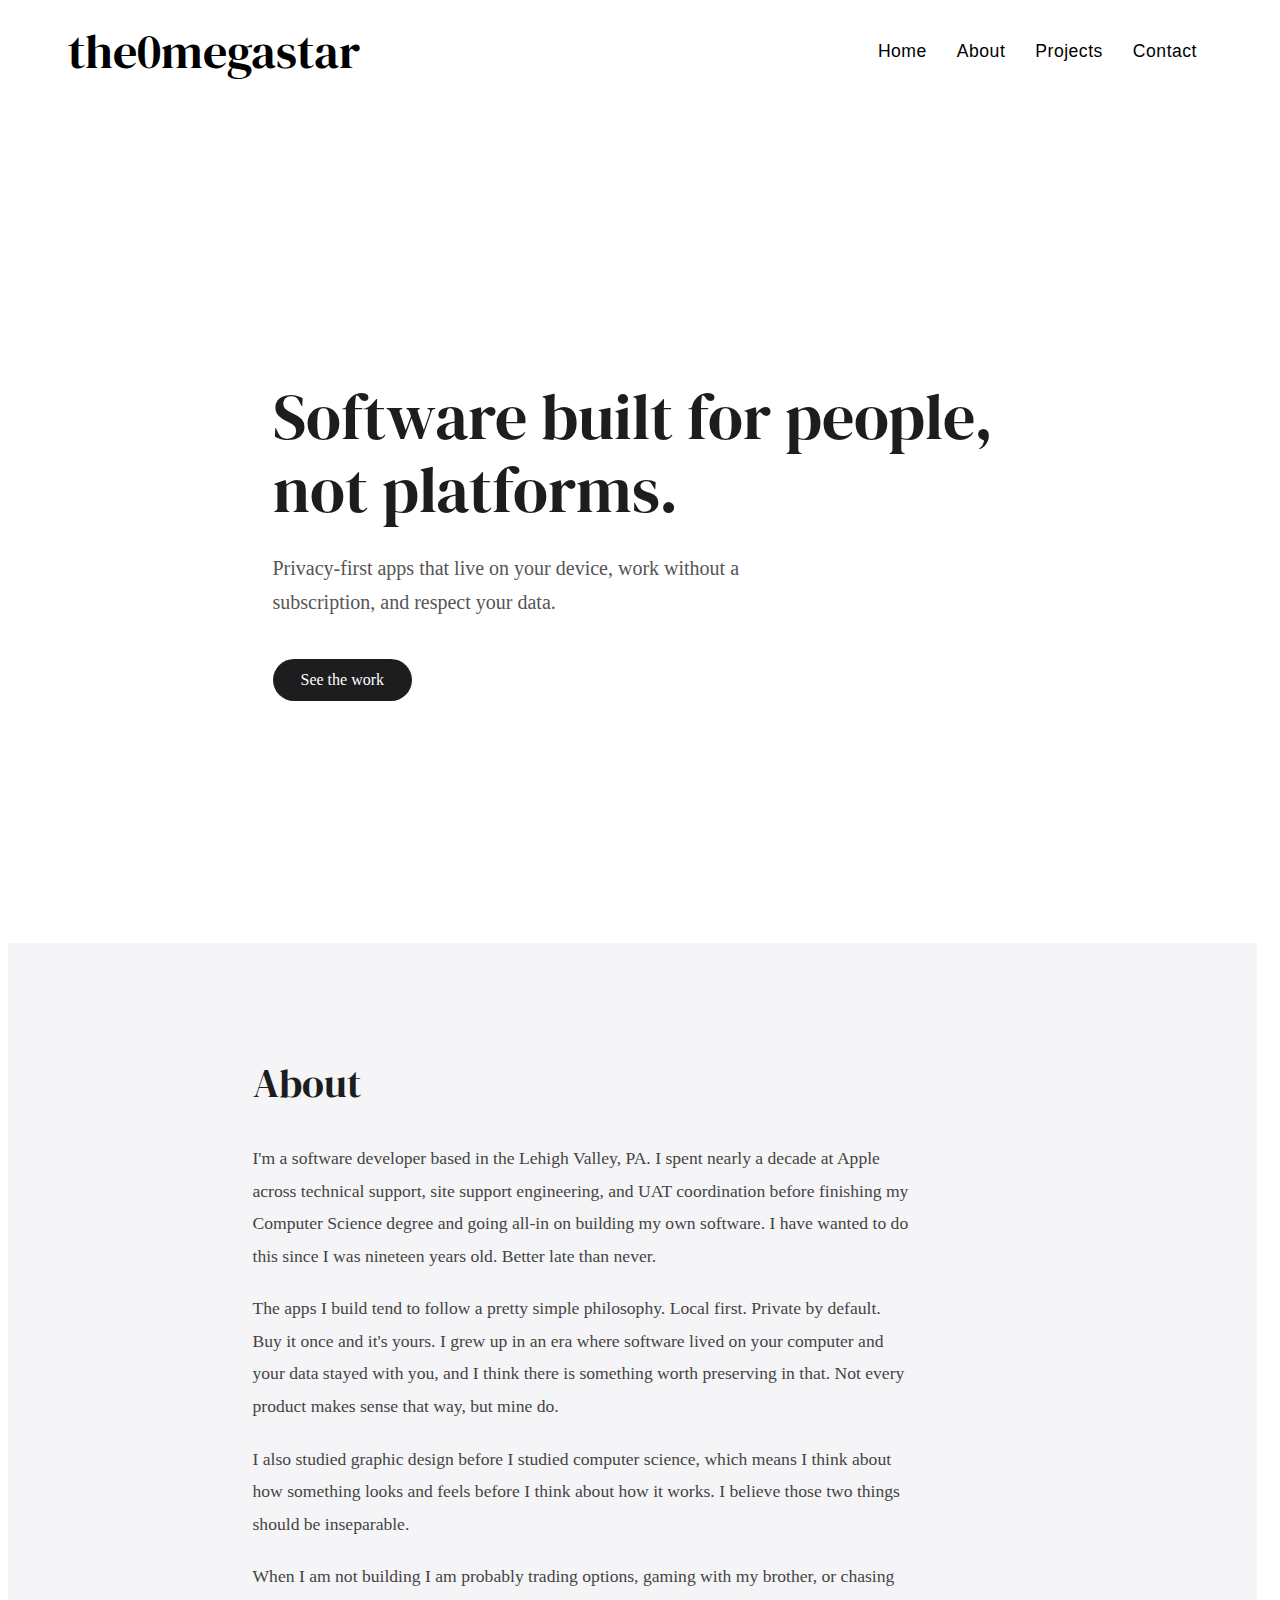
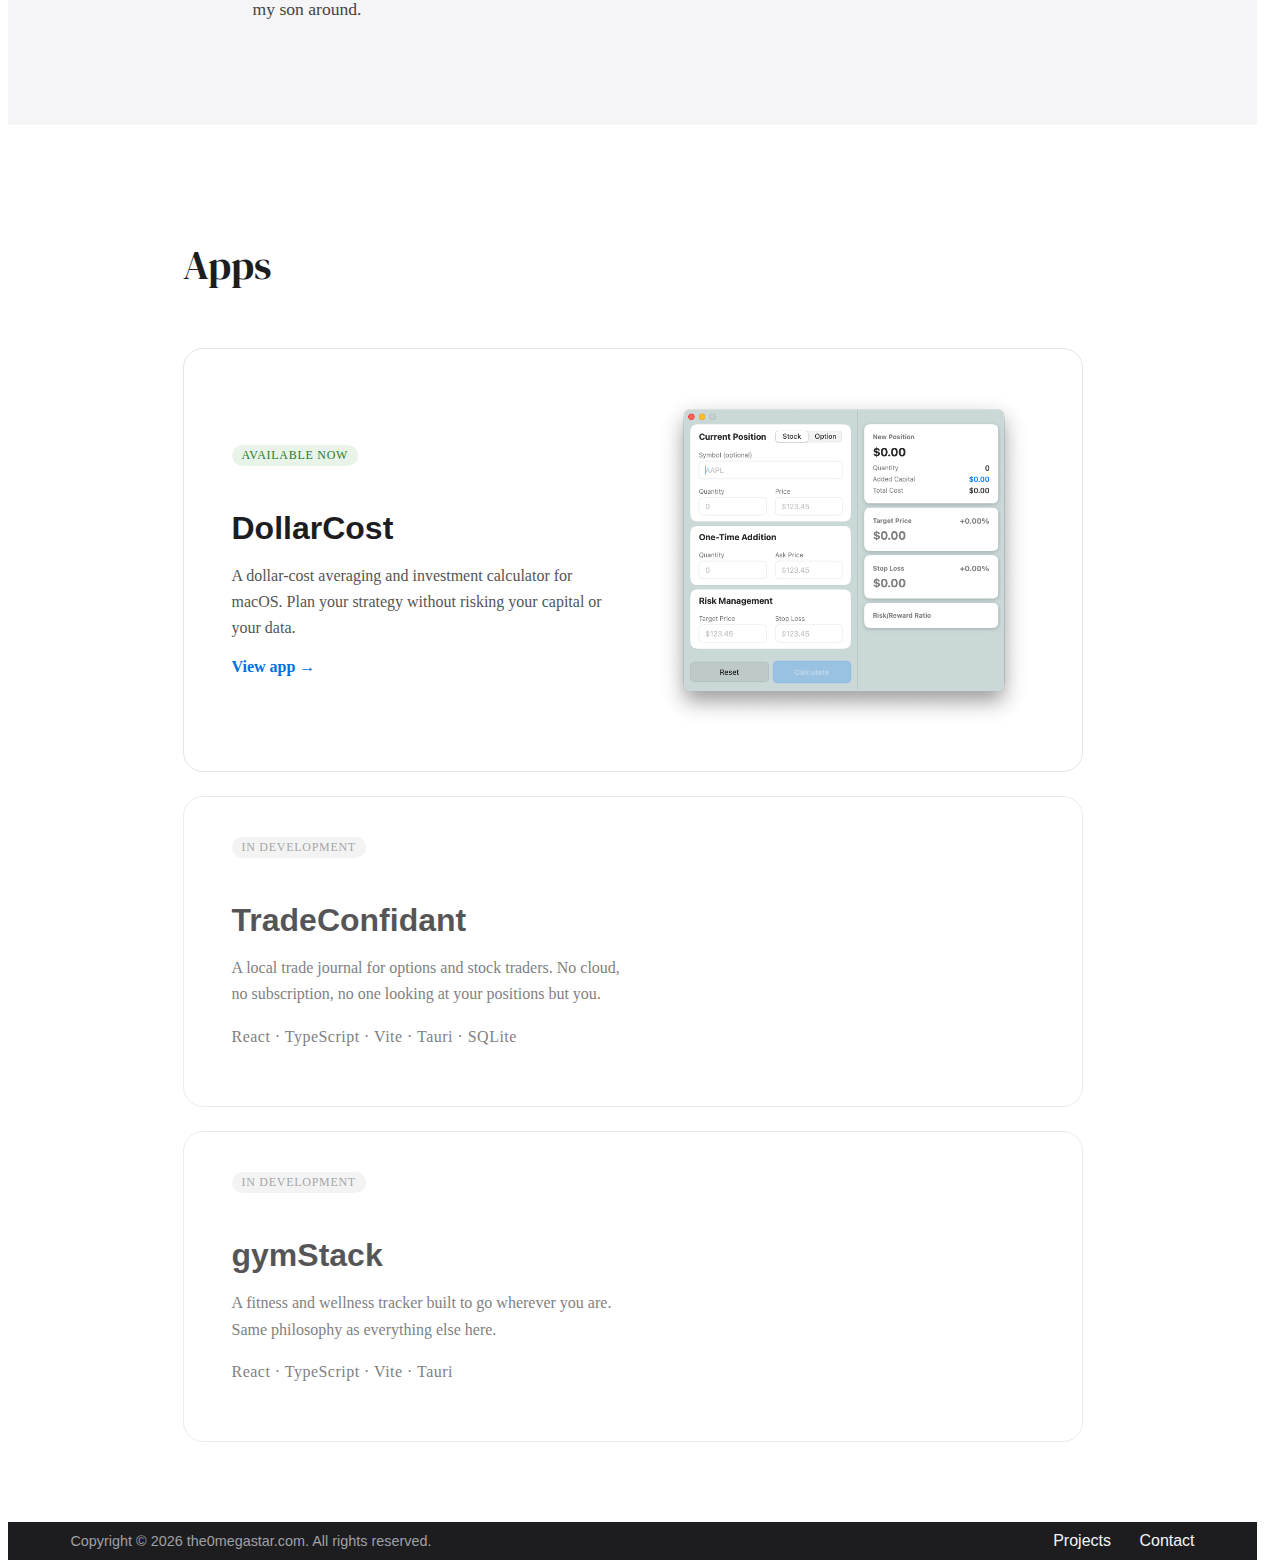
<file: _site/index.html>
<!DOCTYPE html>
<html lang="en">
<head>
    <meta charset="UTF-8"/>
    <meta name="viewport" content="width=device-width, initial-scale=1.0"/>
    <title>the0megastar</title>
    <link href="https://fonts.googleapis.com/css2?family=DM+Serif+Display&family=Inter:wght@300;400;500;600&display=swap" rel="stylesheet">
    <link rel="stylesheet" href="/assets/css/styles.css"/>
    
</head>
<body>
<header class="main-header">
  <div class="logo">the0megastar</div>

  <input type="checkbox" id="nav-toggle" class="nav-toggle" />
  <label for="nav-toggle" class="nav-toggle-label" aria-label="Toggle menu">
    <svg class="hamburger-svg" viewBox="0 0 100 100">
      <path class="line top" d="M 20,30 H 80" />
      <path class="line middle" d="M 20,50 H 80" />
      <path class="line bottom" d="M 20,70 H 80" />
    </svg>
  </label>

  <nav class="nav-links">
    <a href="/">Home</a>
    <a href="/#about">About</a>
    <a href="/apps/">Projects</a>
    <a href="/contact/">Contact</a>
  </nav>
</header>

<main>
    <!-- Hero Section -->
<section class="home-hero">
  <div class="home-hero-inner">
    <h1 class="home-headline">Software built for people,<br>not platforms.</h1>
    <p class="home-sub">Privacy-first apps that live on your device, work without a subscription, and respect your data.</p>
    <a href="/apps/" class="home-cta">See the work</a>
  </div>
</section>

<!-- About Section -->
<section class="home-about" id="about">
  <div class="home-about-inner">
    <h2 class="home-section-title">About</h2>
    <div class="home-about-body">
      <p>I'm a software developer based in the Lehigh Valley, PA. I spent nearly a decade at Apple across technical support, site support engineering, and UAT coordination before finishing my Computer Science degree and going all-in on building my own software. I have wanted to do this since I was nineteen years old. Better late than never.</p>
      <p>The apps I build tend to follow a pretty simple philosophy. Local first. Private by default. Buy it once and it's yours. I grew up in an era where software lived on your computer and your data stayed with you, and I think there is something worth preserving in that. Not every product makes sense that way, but mine do.</p>
      <p>I also studied graphic design before I studied computer science, which means I think about how something looks and feels before I think about how it works. I believe those two things should be inseparable.</p>
      <p>When I am not building I am probably trading options, gaming with my brother, or chasing my son around.</p>
    </div>
  </div>
</section>

<!-- Apps Section -->
<section class="home-apps">
  <div class="home-apps-inner">
    <h2 class="home-section-title">Apps</h2>

    <a href="/apps/dollarcost/" class="home-app-card-link">
      <div class="home-app-card">
        <div class="home-app-card-content">
          <span class="home-app-badge">Available now</span>
          <h3>DollarCost</h3>
          <p>A dollar-cost averaging and investment calculator for macOS. Plan your strategy without risking your capital or your data.</p>
          <span class="home-app-cta">View app &rarr;</span>
        </div>
        <div class="home-app-card-image">
          <img src="/apps/dollarcost/images/DollarCost.png" alt="DollarCost app">
        </div>
      </div>
    </a>

    <div class="home-app-card home-app-card-soon">
      <div class="home-app-card-content">
        <span class="home-app-badge home-app-badge-soon">In development</span>
        <h3>TradeConfidant</h3>
        <p>A local trade journal for options and stock traders. No cloud, no subscription, no one looking at your positions but you.</p>
        <p class="home-app-stack">React · TypeScript · Vite · Tauri · SQLite</p>
      </div>
    </div>

    <div class="home-app-card home-app-card-soon">
      <div class="home-app-card-content">
        <span class="home-app-badge home-app-badge-soon">In development</span>
        <h3>gymStack</h3>
        <p>A fitness and wellness tracker built to go wherever you are. Same philosophy as everything else here.</p>
        <p class="home-app-stack">React · TypeScript · Vite · Tauri</p>
      </div>
    </div>

  </div>
</section>


</main>
<script src="/assets/js/script.js"></script>

<footer class="footer-section">
    <p>Copyright &copy; 2026 the0megastar.com. All rights reserved.</p>
    <nav class="footer-nav">
        <a href="/apps/">Projects</a>
        <a href="/contact/">Contact</a>
    </nav>
</footer>
</body>
</html>
</file>
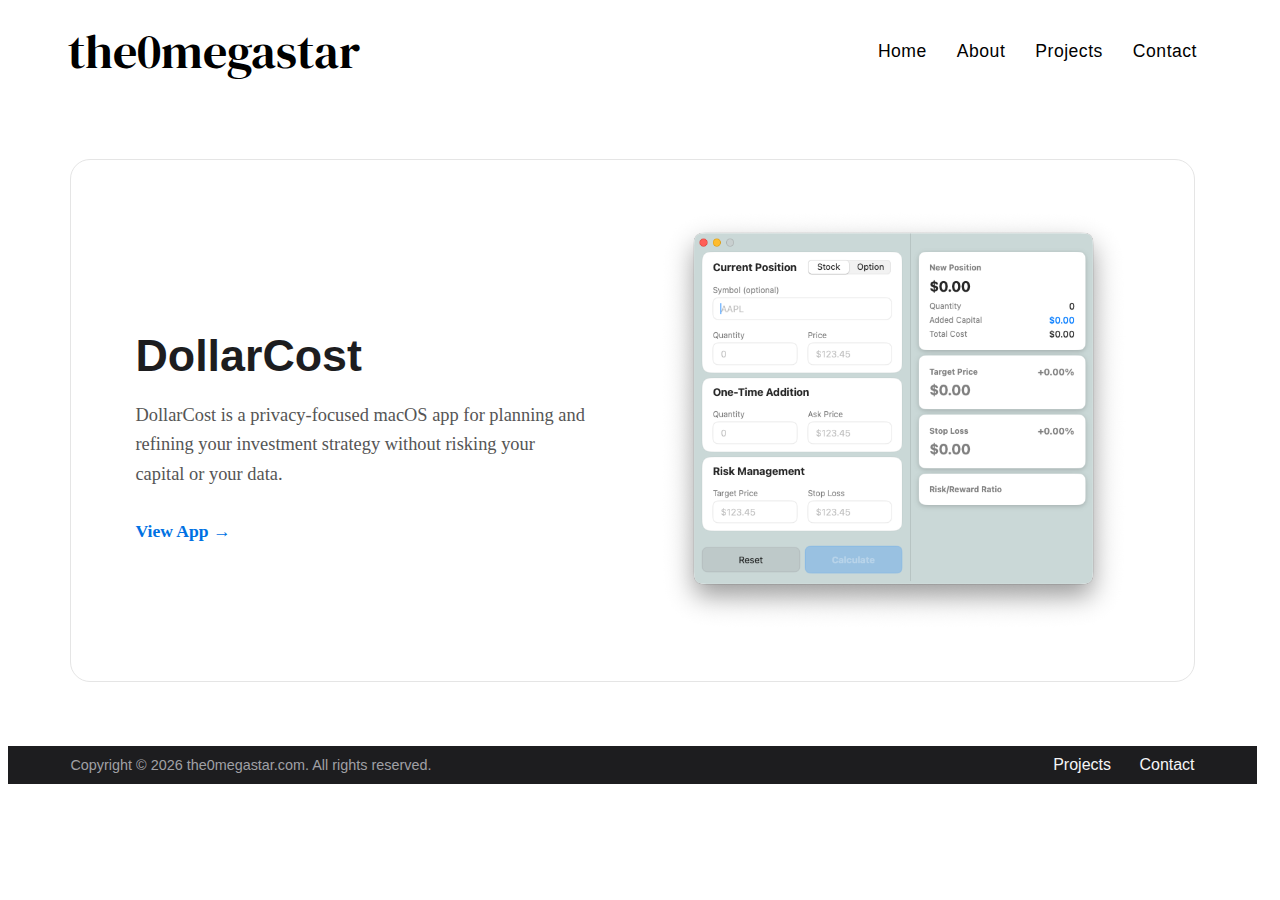
<file: _site/apps/index.html>
<!DOCTYPE html>
<html lang="en">
<head>
    <meta charset="UTF-8"/>
    <meta name="viewport" content="width=device-width, initial-scale=1.0"/>
    <title>Projects</title>
    <link href="https://fonts.googleapis.com/css2?family=DM+Serif+Display&family=Inter:wght@300;400;500;600&display=swap" rel="stylesheet">
    <link rel="stylesheet" href="/assets/css/styles.css"/>
    
</head>
<body>
<header class="main-header">
  <div class="logo">the0megastar</div>

  <input type="checkbox" id="nav-toggle" class="nav-toggle" />
  <label for="nav-toggle" class="nav-toggle-label" aria-label="Toggle menu">
    <svg class="hamburger-svg" viewBox="0 0 100 100">
      <path class="line top" d="M 20,30 H 80" />
      <path class="line middle" d="M 20,50 H 80" />
      <path class="line bottom" d="M 20,70 H 80" />
    </svg>
  </label>

  <nav class="nav-links">
    <a href="/">Home</a>
    <a href="/#about">About</a>
    <a href="/apps/">Projects</a>
    <a href="/contact/">Contact</a>
  </nav>
</header>

<main>
    <section class="projects-list">
  <a href="/apps/dollarcost/" class="project-card-link">
    <div class="project-card">
      <div class="project-card-content">
        <h1>DollarCost</h1>
        <p class="sub-headline">DollarCost is a privacy-focused macOS app for planning and refining your investment strategy without risking your capital or your data.</p>
        <span class="cta-link">View App &rarr;</span>
      </div>
      <div class="project-card-image">
        <img src="/apps/dollarcost/images/DollarCost.png" alt="DollarCost app screenshot">
      </div>
    </div>
  </a>

  <!-- Add more app cards below -->
  <!--
  <a href="/apps/next-app/" class="project-card-link">
    <div class="project-card">
      <div class="project-card-content">
        <h1>Next App</h1>
        <p class="sub-headline">A description for the next amazing app.</p>
        <span class="cta-link">View App &rarr;</span>
      </div>
      <div class="project-card-image">
        <img src="/path/to/next-app-image.png" alt="Next App screenshot">
      </div>
    </div>
  </a>
  -->
</section>
</main>
<script src="/assets/js/script.js"></script>

<footer class="footer-section">
    <p>Copyright &copy; 2026 the0megastar.com. All rights reserved.</p>
    <nav class="footer-nav">
        <a href="/apps/">Projects</a>
        <a href="/contact/">Contact</a>
    </nav>
</footer>
</body>
</html>
</file>
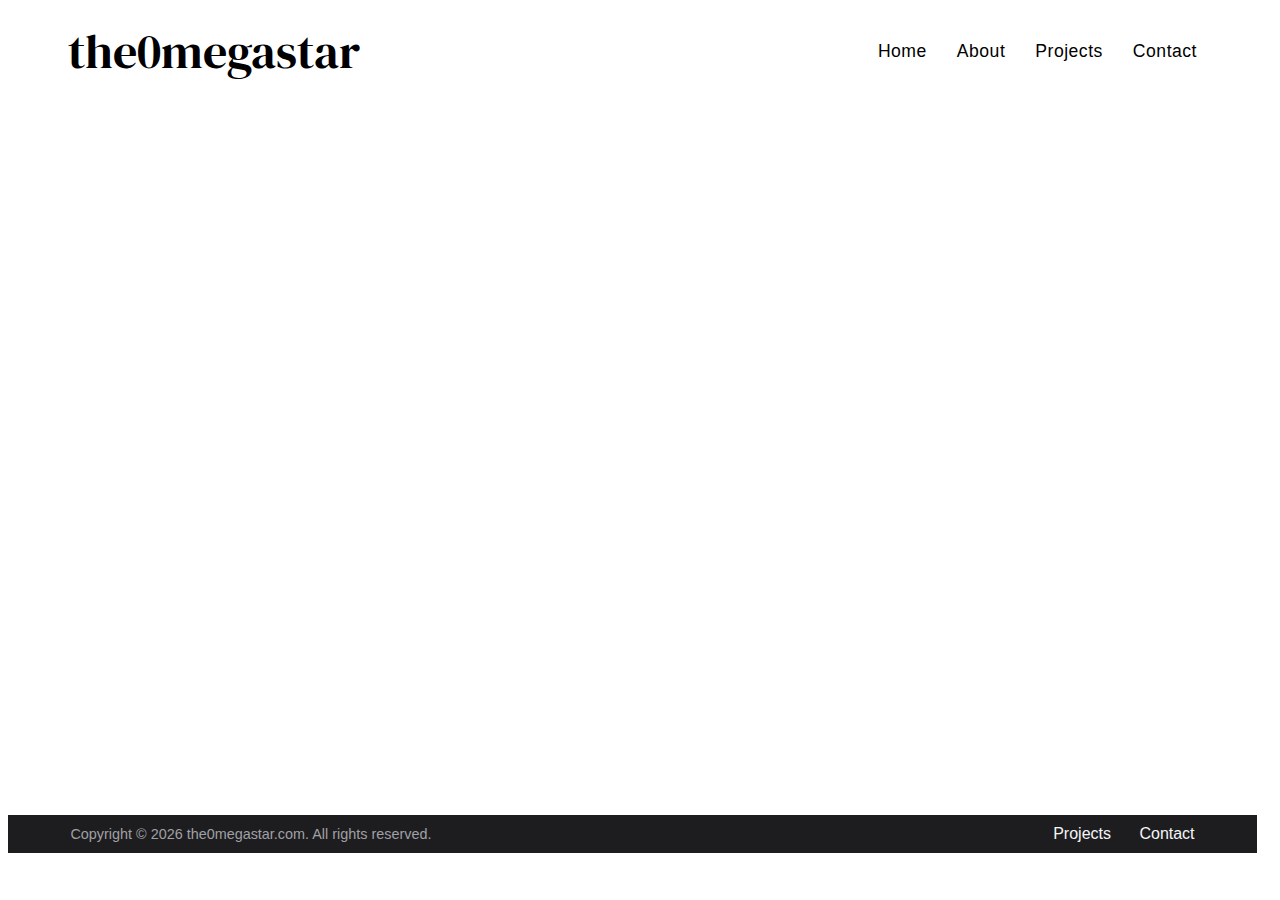
<file: _site/contact/index.html>
<!DOCTYPE html>
<html lang="en">
<head>
    <meta charset="UTF-8"/>
    <meta name="viewport" content="width=device-width, initial-scale=1.0"/>
    <title>Contact</title>
    <link href="https://fonts.googleapis.com/css2?family=DM+Serif+Display&family=Inter:wght@300;400;500;600&display=swap" rel="stylesheet">
    <link rel="stylesheet" href="/assets/css/styles.css"/>
    
</head>
<body>
<header class="main-header">
  <div class="logo">the0megastar</div>

  <input type="checkbox" id="nav-toggle" class="nav-toggle" />
  <label for="nav-toggle" class="nav-toggle-label" aria-label="Toggle menu">
    <svg class="hamburger-svg" viewBox="0 0 100 100">
      <path class="line top" d="M 20,30 H 80" />
      <path class="line middle" d="M 20,50 H 80" />
      <path class="line bottom" d="M 20,70 H 80" />
    </svg>
  </label>

  <nav class="nav-links">
    <a href="/">Home</a>
    <a href="/#about">About</a>
    <a href="/apps/">Projects</a>
    <a href="/contact/">Contact</a>
  </nav>
</header>

<main>
    <div style="position: relative; height: 80dvh; overflow: auto; background: #fff;">
  <iframe
    src="https://app.formbricks.com/s/cmctep9weutv3y101ye6or43r"
    frameborder="0"
    style="position: absolute; left: 0; top: 0; width: 100%; height: 100%; border: 0;">
  </iframe>
</div>

</main>
<script src="/assets/js/script.js"></script>

<footer class="footer-section">
    <p>Copyright &copy; 2026 the0megastar.com. All rights reserved.</p>
    <nav class="footer-nav">
        <a href="/apps/">Projects</a>
        <a href="/contact/">Contact</a>
    </nav>
</footer>
</body>
</html>
</file>
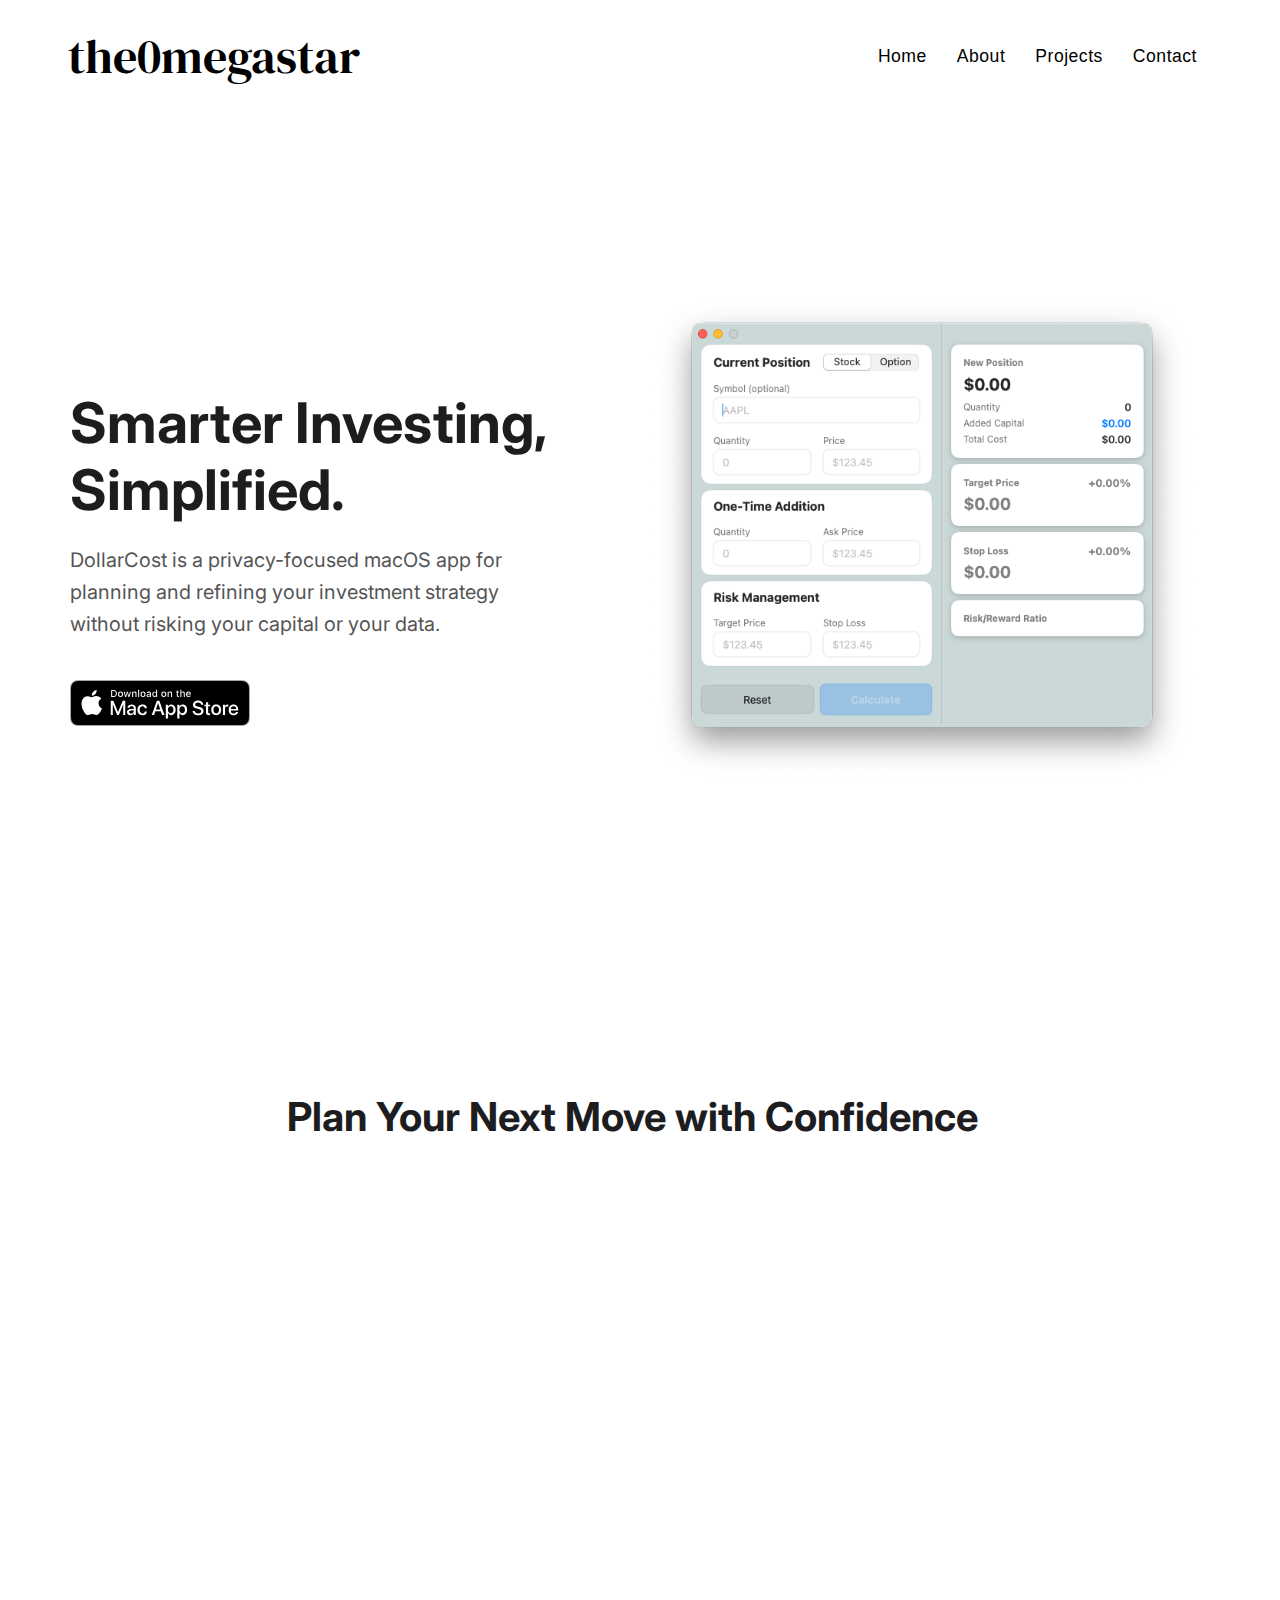
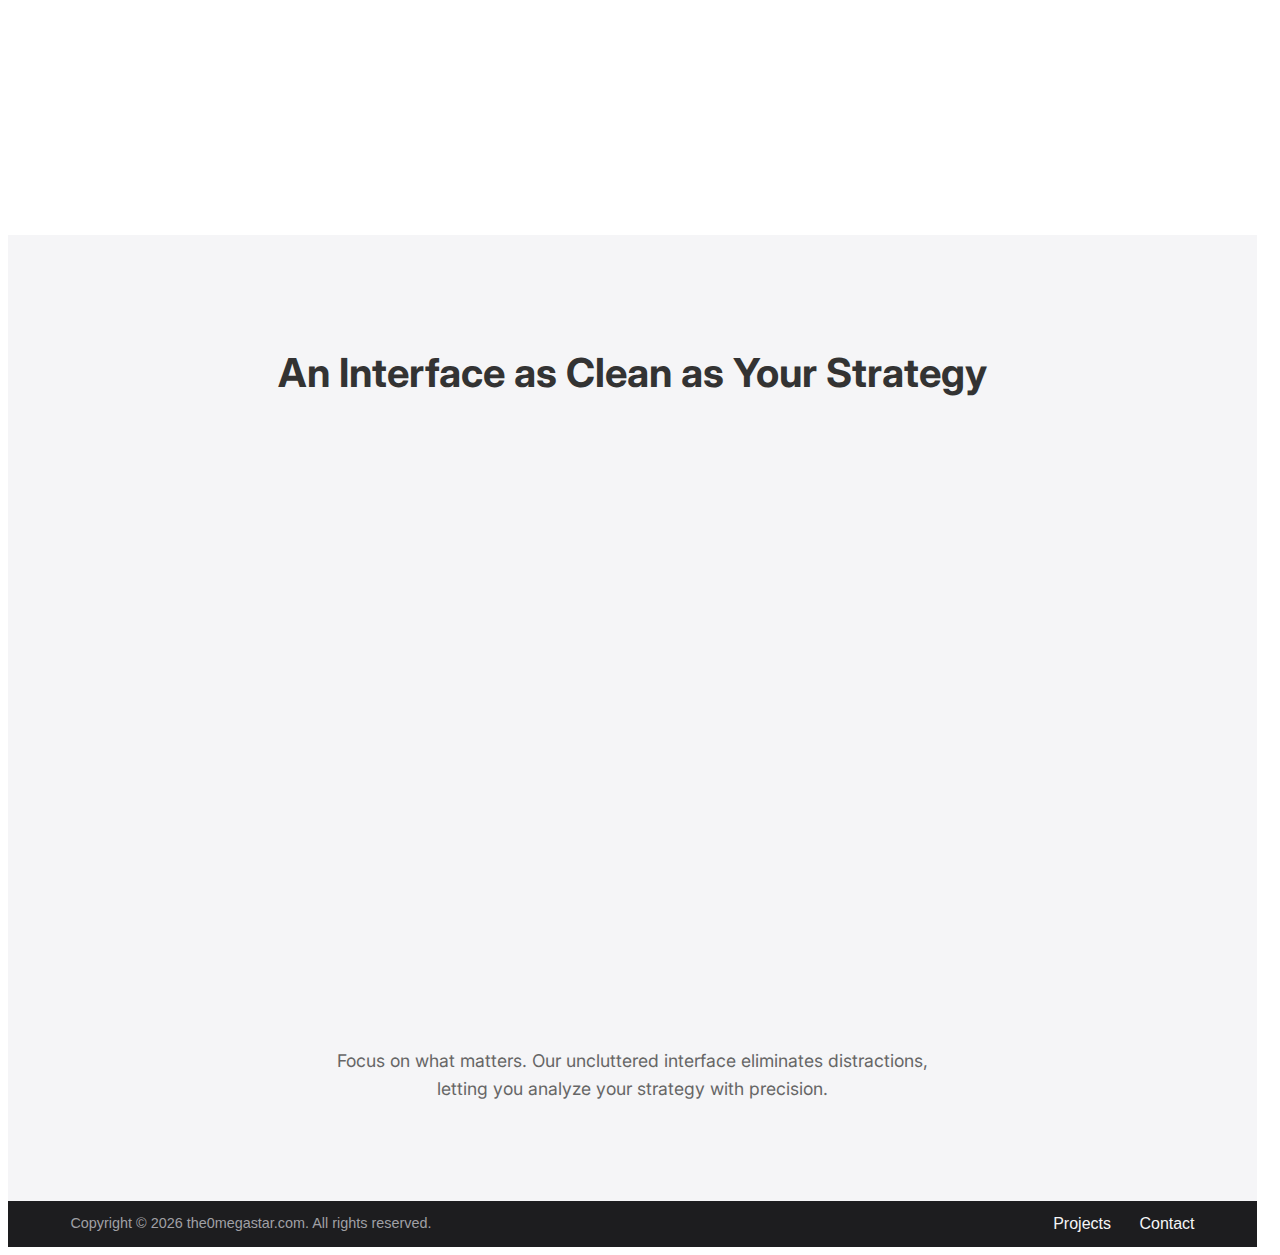
<file: _site/apps/dollarcost/index.html>
<!DOCTYPE html>
<html lang="en">
<head>
    <meta charset="UTF-8"/>
    <meta name="viewport" content="width=device-width, initial-scale=1.0"/>
    <title>DollarCost - Smarter Investing, Simplified</title>
    <link href="https://fonts.googleapis.com/css2?family=DM+Serif+Display&family=Inter:wght@300;400;500;600&display=swap" rel="stylesheet">
    <link rel="stylesheet" href="/assets/css/styles.css"/>
    
    <link rel="stylesheet" href="/apps/dollarcost/dollarcost.css">
    
</head>
<body>
<header class="main-header">
  <div class="logo">the0megastar</div>

  <input type="checkbox" id="nav-toggle" class="nav-toggle" />
  <label for="nav-toggle" class="nav-toggle-label" aria-label="Toggle menu">
    <svg class="hamburger-svg" viewBox="0 0 100 100">
      <path class="line top" d="M 20,30 H 80" />
      <path class="line middle" d="M 20,50 H 80" />
      <path class="line bottom" d="M 20,70 H 80" />
    </svg>
  </label>

  <nav class="nav-links">
    <a href="/">Home</a>
    <a href="/#about">About</a>
    <a href="/apps/">Projects</a>
    <a href="/contact/">Contact</a>
  </nav>
</header>

<main>
    <!-- Header Section -->
<section class="header-section">
    <div class="header-container">
        <div class="header-content">
            <h1>Smarter Investing, Simplified.</h1>
            <p class="sub-headline">DollarCost is a privacy-focused macOS app for planning and refining your investment
                strategy without risking your capital or your data.</p>
            <a href="https://apps.apple.com/app/6746873676" class="cta-button" target="_blank" rel="noopener noreferrer">
                <img src="/apps/dollarcost/images/mac-app-store.svg" alt="Download on the Mac App Store" class="apple-logo">
            </a>
        </div>
        <div class="header-image">
            <img src="/apps/dollarcost/images/DollarCost.png" alt="DollarCost app">
        </div>
    </div>
</section>

<!-- Features Section -->
<section class="features-section">
    <h2>Plan Your Next Move with Confidence</h2>
    <div class="features-cards">
        <div class="feature-card">
            <svg class="feature-icon" width="24" height="24" viewBox="0 0 24 24" fill="none" stroke="currentColor"
                 stroke-width="1.25" stroke-linecap="round" stroke-linejoin="round">
                <path stroke="none" d="M0 0h24v24H0z" fill="none"/>
                <path d="M4 4m0 1a1 1 0 0 1 1 -1h14a1 1 0 0 1 1 1v2a1 1 0 0 1 -1 1h-14a1 1 0 0 1 -1 -1z"/>
                <path d="M4 12m0 1a1 1 0 0 1 1 -1h4a1 1 0 0 1 1 1v6a1 1 0 0 1 -1 1h-4a1 1 0 0 1 -1 -1z"/>
                <path d="M14 12l6 0"/>
                <path d="M14 16l6 0"/>
                <path d="M14 20l6 0"/>
            </svg>
            <h3>Visualize Your Strategy</h3>
            <p>See your potential risk vs. reward. Understand the impact of market changes
                on your position before they happen.</p>
        </div>
        <div class="feature-card">
            <svg class="feature-icon" width="24" height="24" viewBox="0 0 24 24" fill="none" stroke="currentColor"
                 stroke-width="1.25" stroke-linecap="round" stroke-linejoin="round">
                <path stroke="none" d="M0 0h24v24H0z" fill="none"/>
                <path d="M3 12l18 0"/>
                <path d="M12 3l0 18"/>
                <path d="M16.5 4.5l3 3"/>
                <path d="M19.5 4.5l-3 3"/>
                <path d="M6 4l0 4"/>
                <path d="M4 6l4 0"/>
                <path d="M18 16l.01 0"/>
                <path d="M18 20l.01 0"/>
                <path d="M4 18l4 0"/>
            </svg>
            <h3>Simulate Before You Spend</h3>
            <p>Model a one-time investment to see how it affects your cost basis. Make informed decisions without
                committing actual capital.</p>
        </div>
        <div class="feature-card">
            <svg class="feature-icon" width="24" height="24" viewBox="0 0 24 24" fill="none" stroke="currentColor"
                 stroke-width="1.25" stroke-linecap="round" stroke-linejoin="round">
                <path stroke="none" d="M0 0h24v24H0z" fill="none"/>
                <path d="M5 13a2 2 0 0 1 2 -2h10a2 2 0 0 1 2 2v6a2 2 0 0 1 -2 2h-10a2 2 0 0 1 -2 -2v-6z"/>
                <path d="M11 16a1 1 0 1 0 2 0a1 1 0 0 0 -2 0"/>
                <path d="M8 11v-4a4 4 0 1 1 8 0v4"/>
            </svg>
            <h3>Private & Offline by Design</h3>
            <p>Your financial data is yours alone. DollarCost is 100% offline. No tracking, no telemetry, no accounts.
                Ever.</p>
        </div>
    </div>
</section>

<!-- Visual Showcase Section -->
<section class="showcase-section">
    <div class="parallax-bg"></div>
    <div class="showcase-content">
        <h2>An Interface as Clean as Your Strategy</h2>
        <div class="showcase-image-container">
            <img src="/apps/dollarcost/images/DollarCostMacBook.webp" alt="DollarCost app dashboard screenshot">
        </div>
        <p class="caption">Focus on what matters. Our uncluttered interface eliminates distractions, letting you analyze
            your strategy with precision.</p>
    </div>
</section>


</main>
<script src="/assets/js/script.js"></script>

<script src="/apps/dollarcost/dollarcost.js"></script>

<footer class="footer-section">
    <p>Copyright &copy; 2026 the0megastar.com. All rights reserved.</p>
    <nav class="footer-nav">
        <a href="/apps/">Projects</a>
        <a href="/contact/">Contact</a>
    </nav>
</footer>
</body>
</html>
</file>
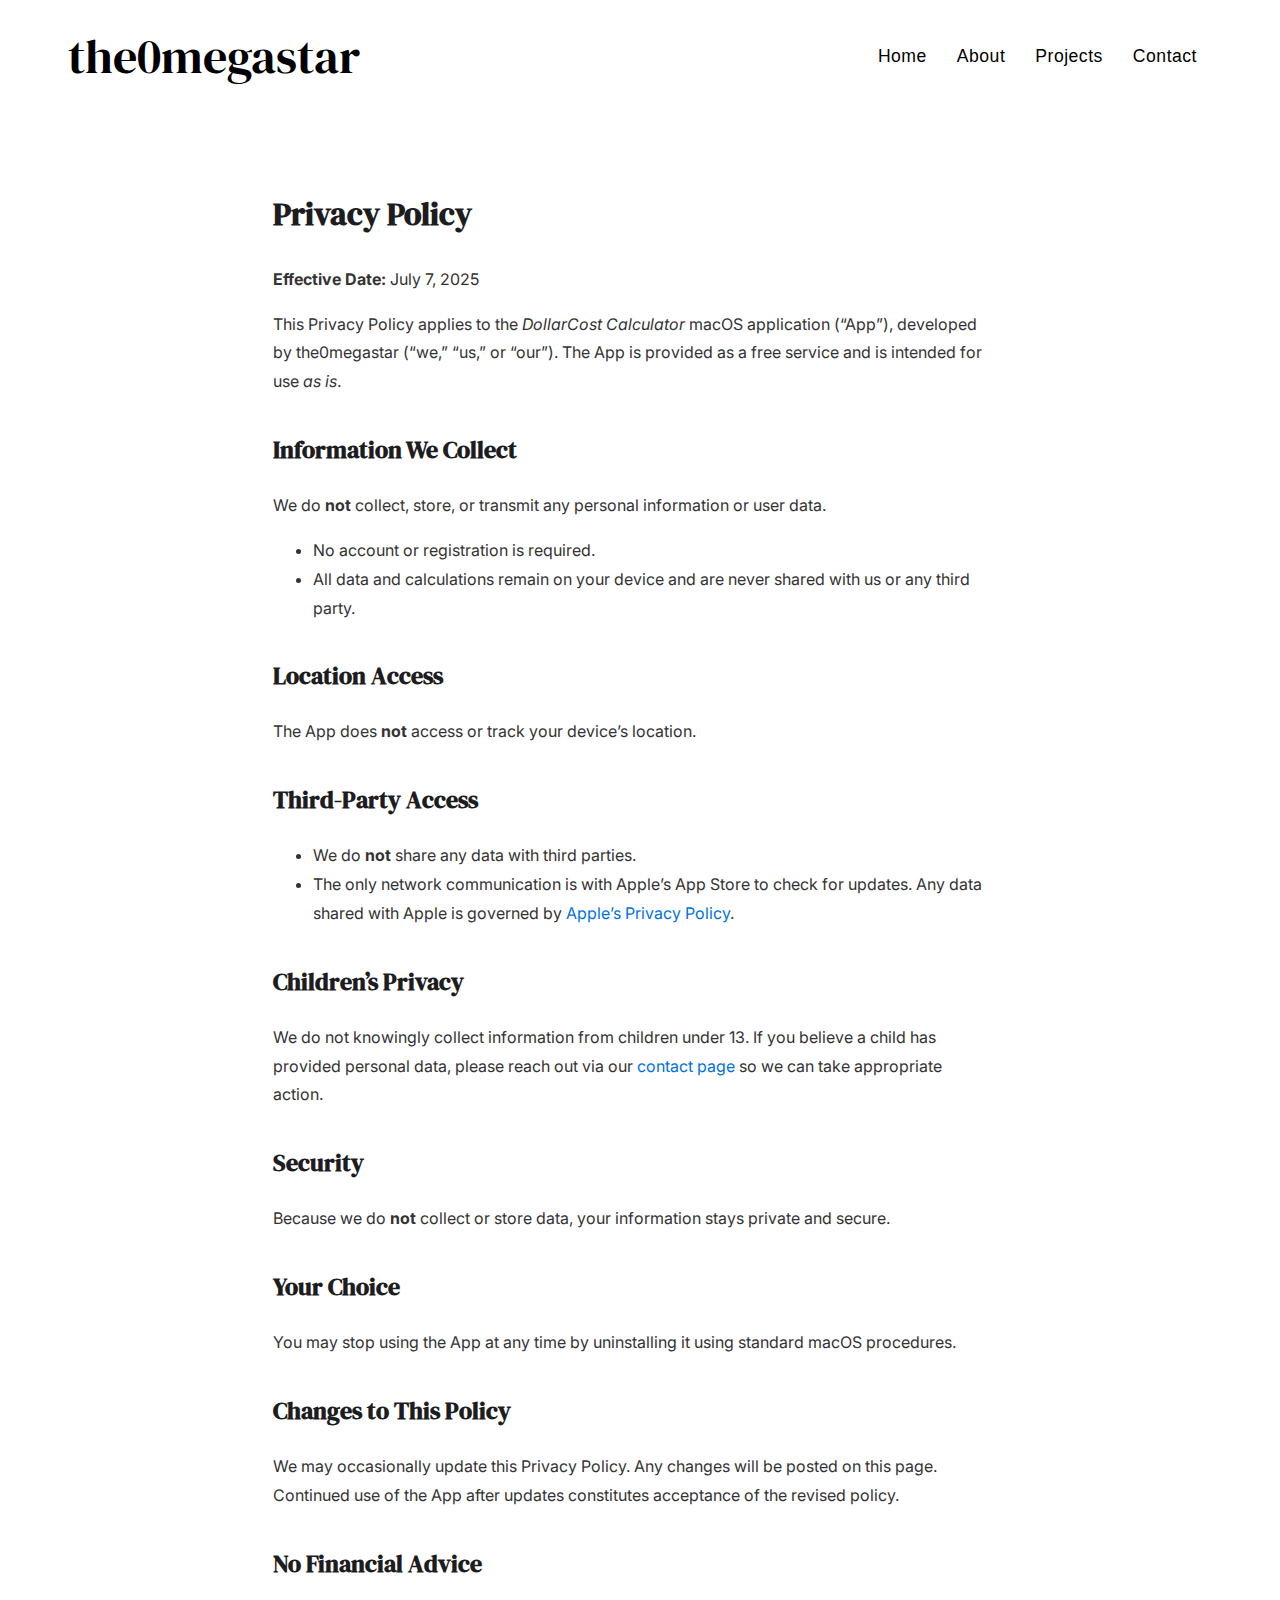
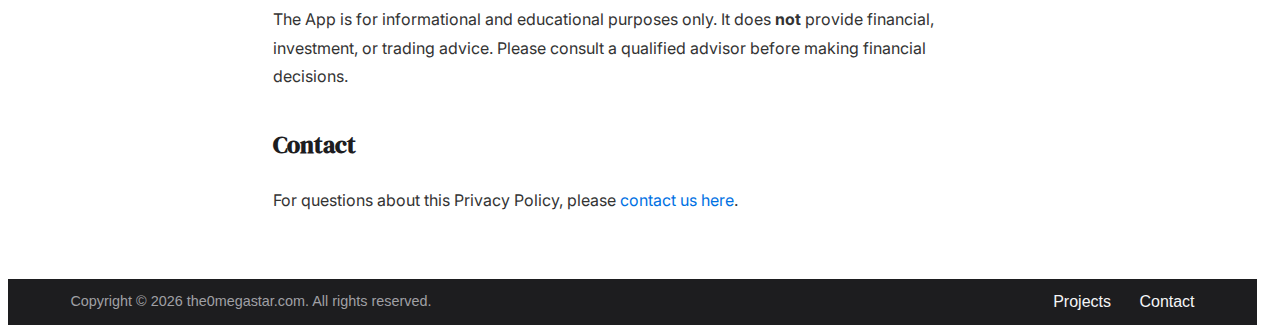
<file: _site/apps/dollarcost/privacy/index.html>
<!DOCTYPE html>
<html lang="en">
<head>
    <meta charset="UTF-8"/>
    <meta name="viewport" content="width=device-width, initial-scale=1.0"/>
    <title>Privacy Policy</title>
    <link href="https://fonts.googleapis.com/css2?family=DM+Serif+Display&family=Inter:wght@300;400;500;600&display=swap" rel="stylesheet">
    <link rel="stylesheet" href="/assets/css/styles.css"/>
    
    <link rel="stylesheet" href="/apps/dollarcost/dollarcost.css">
    
</head>
<body>
<header class="main-header">
  <div class="logo">the0megastar</div>

  <input type="checkbox" id="nav-toggle" class="nav-toggle" />
  <label for="nav-toggle" class="nav-toggle-label" aria-label="Toggle menu">
    <svg class="hamburger-svg" viewBox="0 0 100 100">
      <path class="line top" d="M 20,30 H 80" />
      <path class="line middle" d="M 20,50 H 80" />
      <path class="line bottom" d="M 20,70 H 80" />
    </svg>
  </label>

  <nav class="nav-links">
    <a href="/">Home</a>
    <a href="/#about">About</a>
    <a href="/apps/">Projects</a>
    <a href="/contact/">Contact</a>
  </nav>
</header>

<main>
    <section class="policy-wrapper">
  <h1>Privacy Policy</h1>
  <p><strong>Effective Date:</strong> July 7, 2025</p>

  <p>This Privacy Policy applies to the <em>DollarCost Calculator</em> macOS application (“App”), developed by the0megastar (“we,” “us,” or “our”). The App is provided as a free service and is intended for use <em>as is</em>.</p>

<h2>Information We Collect</h2>
  <p>We do <strong>not</strong> collect, store, or transmit any personal information or user data.</p>
  <ul>
    <li>No account or registration is required.</li>
    <li>All data and calculations remain on your device and are never shared with us or any third party.</li>
  </ul>

<h2>Location Access</h2>
  <p>The App does <strong>not</strong> access or track your device’s location.</p>

<h2>Third-Party Access</h2>
  <ul>
    <li>We do <strong>not</strong> share any data with third parties.</li>
    <li>The only network communication is with Apple’s App Store to check for updates. Any data shared with Apple is governed by <a href="https://www.apple.com/legal/privacy/" target="_blank" rel="noopener noreferrer">Apple’s Privacy Policy</a>.</li>
  </ul>

<h2>Children’s Privacy</h2>
  <p>We do not knowingly collect information from children under 13. If you believe a child has provided personal data, please reach out via our <a href="/contact/">contact page</a> so we can take appropriate action.</p>

<h2>Security</h2>
  <p>Because we do <strong>not</strong> collect or store data, your information stays private and secure.</p>

<h2>Your Choice</h2>
  <p>You may stop using the App at any time by uninstalling it using standard macOS procedures.</p>

<h2>Changes to This Policy</h2>
  <p>We may occasionally update this Privacy Policy. Any changes will be posted on this page. Continued use of the App after updates constitutes acceptance of the revised policy.</p>

<h2>No Financial Advice</h2>
  <p>The App is for informational and educational purposes only. It does <strong>not</strong> provide financial, investment, or trading advice. Please consult a qualified advisor before making financial decisions.</p>

<h2>Contact</h2>
  <p>For questions about this Privacy Policy, please <a href="/contact/">contact us here</a>.</p>
</section>

</main>
<script src="/assets/js/script.js"></script>

<footer class="footer-section">
    <p>Copyright &copy; 2026 the0megastar.com. All rights reserved.</p>
    <nav class="footer-nav">
        <a href="/apps/">Projects</a>
        <a href="/contact/">Contact</a>
    </nav>
</footer>
</body>
</html>
</file>
<file: assets/css/styles.css>
/* ----------------------
   Global Styles
----------------------- */

html {
    scrollbar-gutter: stable;
}

/* ----------------------
   Base Header Styles
----------------------- */

.main-header {
    display: flex;
    justify-content: space-between;
    align-items: center;
    padding: 10px 60px;
    position: sticky;
    top: 0;
    z-index: 999;
    background-color: #fff;
    transition: box-shadow 0.3s ease, border-bottom 0.3s ease;
    border-bottom: 1px solid transparent;
}

.main-header.scrolled {
    box-shadow: 0 2px 8px rgba(0, 0, 0, 0.06);
    border-bottom: 1px solid rgba(0, 0, 0, 0.05);
}

.logo {
    font-size: xxx-large;
    font-weight: 400;
    font-family: 'DM Serif Display', Georgia, serif;
    color: #000;
}

/* ----------------------
   Navigation Links
----------------------- */

.nav-links {
    display: flex;
}

.nav-links a {
    font-family: 'Helvetica Neue', 'Segoe UI', Roboto, sans-serif;
    font-size: 1.1rem;
    font-weight: 300;
    text-decoration: none;
    color: #000;
    margin-left: 30px;
    position: relative;
    letter-spacing: 0.5px;
    transition: color 0.3s ease;
}

.nav-links a::after {
    content: "";
    position: absolute;
    width: 0;
    height: 2px;
    left: 0;
    bottom: -5px;
    background-color: #000;
    transition: width 0.3s ease;
}

.nav-links a:hover::after {
    width: 100%;
}

/* ----------------------
   Hamburger Toggle Styles
----------------------- */

.nav-toggle {
    display: none;
}

.nav-toggle-label {
    display: none;
    cursor: pointer;
    width: 36px;
    height: 36px;
    align-items: center;
    justify-content: center;
    position: absolute;
    top: 18px;
    right: 24px;
    z-index: 1001;
}

/* SVG Hamburger */
.hamburger-svg {
    width: 36px;
    height: 36px;
}

.line {
    stroke: #000;
    stroke-width: 6;
    stroke-linecap: round;
    transition: all 500ms ease;
}

.top {
    transform-origin: 26px 40px;
}

.middle {
    stroke-dasharray: 60 60;
    transition: stroke-dasharray 500ms, stroke-dashoffset 500ms;
}

.bottom {
    transform-origin: 26px 60px;
}

/* Toggle Animation to X */
.nav-toggle:checked + .nav-toggle-label .top {
    transform: rotate(45deg);
}

.nav-toggle:checked + .nav-toggle-label .middle {
    stroke-dasharray: 1 60;
    stroke-dashoffset: -30;
}

.nav-toggle:checked + .nav-toggle-label .bottom {
    transform: rotate(-45deg);
}

/* ----------------------
   Responsive Styles
----------------------- */

@media (max-width: 900px) {
    .main-header {
        flex-direction: column;
        align-items: flex-start;
        padding: 10px 20px;
    }

    .logo {
        font-size: 2.2rem;
        margin-bottom: 6px;
    }

    .nav-toggle-label {
        display: flex;
    }

    .nav-links {
        flex-direction: column;
        width: 100%;
        background: #fff;
        position: absolute;
        top: 100%;
        left: 0;
        padding: 0 0 12px 0;
        box-shadow: 0 2px 8px rgba(0, 0, 0, 0.04);
        display: none;
    }

    .nav-links a {
        margin: 12px 0 0 0;
        font-size: 1.15rem;
        padding: 10px 24px;
        width: 100%;
        box-sizing: border-box;
        text-align: left;
    }

    .nav-toggle:checked + .nav-toggle-label + .nav-links {
        display: flex;
    }

    /* Optional: Prevent body scroll when nav is open */
    .nav-toggle:checked ~ main {
        overflow: hidden;
        height: 100vh;
    }
}

/* ----------------------
   Form Section
----------------------- */

.form-section {
  padding: 4rem 5%;
  background-color: #ffffff;
  display: flex;
  flex-direction: column;
  align-items: center;
}

.form-title {
  font-size: 2rem;
  margin-bottom: 2rem;
  color: #1d1d1f;
  text-align: center;
}

.form-embed-wrapper {
  width: 100%;
  max-width: 800px;
  min-height: 600px;
  height: 75dvh;
  box-shadow: 0 8px 40px rgba(0, 0, 0, 0.06);
  border-radius: 12px;
  overflow: hidden;
}


/* ----------------------
   Coming Soon Section
----------------------- */
.coming-soon {
    display: flex;
    justify-content: center;
    align-items: center;
    min-height: 70vh;
    font-family: 'DM Serif Display', cursive, serif;
    font-size: 3.5rem;
    color: #111;
    font-weight: 400;
    letter-spacing: 2px;
    text-align: center;
}

/* ----------------------
   App Showcase Page
----------------------- */
.projects-list {
    display: flex;
    flex-direction: column;
    gap: 3rem;
    padding: 4rem 5%;
    background-color: #ffffff;
    max-width: 1200px;
    margin: 0 auto;
}

.project-card-link {
    text-decoration: none;
    color: inherit;
    display: block;
    border-radius: 20px;
    transition: transform 0.3s ease, box-shadow 0.3s ease;
}

.project-card-link:hover {
    transform: translateY(-8px);
    box-shadow: 0 12px 35px rgba(0, 0, 0, 0.08);
}

.project-card {
    display: grid;
    grid-template-columns: 1fr 1fr;
    align-items: center;
    gap: 3rem;
    background-color: #fff; /* Changed to white */
    padding: 3rem 4rem;
    border-radius: 20px;
    overflow: hidden;
    border: 1px solid #e5e5e5;
}

.project-card-content h1 {
    font-family: -apple-system, BlinkMacSystemFont, "Segoe UI", Roboto, "Helvetica Neue", Arial, sans-serif;
    font-size: 2.8rem;
    font-weight: 700;
    line-height: 1.2;
    margin-bottom: 1rem;
    color: #1d1d1f;
}

.project-card-content .sub-headline {
    font-size: 1.15rem;
    color: #555;
    max-width: 450px;
    margin-bottom: 2rem;
    line-height: 1.6;
}

.cta-link {
    font-weight: 600;
    color: #0071e3;
    font-size: 1.1rem;
}

.project-card-image img {
    width: 100%;
    max-width: 500px;
    height: auto;
    border-radius: 12px;
    display: block;
    margin-left: auto;
}

/* Responsive adjustments for the card */
@media (max-width: 900px) {
    .project-card {
        grid-template-columns: 1fr;
        text-align: center;
        gap: 2rem;
        padding: 2.5rem;
    }

    .project-card-content {
        order: 2; /* Text below image on mobile */
    }

    .project-card-image {
        order: 1;
        margin-left: auto;
        margin-right: auto;
    }

    .project-card-image img {
        max-width: 400px;
    }

    .project-card-content .sub-headline {
        margin-left: auto;
        margin-right: auto;
    }

    .project-card-content h1 {
        font-size: 2.2rem;
    }
}

@media (max-width: 500px) {
    .projects-list {
        padding: 3rem 1.5rem;
    }
    .project-card {
        padding: 2rem 1.5rem;
    }
}

/* ----------------------
   Homepage — Hero
----------------------- */

.home-hero {
  min-height: 80vh;
  display: flex;
  align-items: center;
  padding: 4rem 5%;
  background-color: #fff;
}

.home-hero-inner {
  max-width: 760px;
  margin: 0 auto;
}

.home-eyebrow {
  font-family: 'Helvetica Neue', sans-serif;
  font-size: 0.95rem;
  font-weight: 400;
  letter-spacing: 0.08em;
  color: #888;
  text-transform: uppercase;
  margin-bottom: 1.25rem;
}

.home-headline {
  font-family: 'DM Serif Display', Georgia, serif;
  font-size: 4rem;
  font-weight: 400;
  line-height: 1.15;
  color: #1d1d1f;
  margin-bottom: 1.5rem;
}

.home-sub {
  font-size: 1.25rem;
  color: #555;
  line-height: 1.7;
  max-width: 560px;
  margin-bottom: 2.5rem;
}

.home-cta {
  display: inline-block;
  font-size: 1rem;
  font-weight: 500;
  color: #fff;
  background-color: #1d1d1f;
  padding: 0.75rem 1.75rem;
  border-radius: 980px;
  text-decoration: none;
  transition: background-color 0.2s ease;
}

.home-cta:hover {
  background-color: #444;
}

/* ----------------------
   Homepage — About
----------------------- */

.home-about {
  padding: 5rem 5%;
  background-color: #f5f5f7;
}

.home-about-inner {
  max-width: 760px;
  margin: 0 auto;
}

.home-section-title {
  font-family: 'DM Serif Display', Georgia, serif;
  font-size: 2.5rem;
  font-weight: 400;
  color: #1d1d1f;
  margin-bottom: 2rem;
}

.home-about-body p {
  font-size: 1.1rem;
  color: #444;
  line-height: 1.85;
  margin-bottom: 1.25rem;
  max-width: 660px;
}

/* ----------------------
   Homepage — Apps
----------------------- */

.home-apps {
  padding: 5rem 5%;
  background-color: #fff;
}

.home-apps-inner {
  max-width: 900px;
  margin: 0 auto;
  display: flex;
  flex-direction: column;
  gap: 1.5rem;
}

.home-app-card-link {
  text-decoration: none;
  color: inherit;
  display: block;
  border-radius: 20px;
  transition: transform 0.3s ease, box-shadow 0.3s ease;
}

.home-app-card-link:hover {
  transform: translateY(-6px);
  box-shadow: 0 12px 35px rgba(0, 0, 0, 0.08);
}

.home-app-card {
  display: grid;
  grid-template-columns: 1fr 1fr;
  align-items: center;
  gap: 2rem;
  padding: 2.5rem 3rem;
  border-radius: 20px;
  border: 1px solid #e5e5e5;
  background-color: #fff;
}

.home-app-card-soon {
  opacity: 0.75;
  grid-template-columns: 1fr;
}

.home-app-badge {
  display: inline-block;
  font-size: 0.75rem;
  font-weight: 500;
  letter-spacing: 0.06em;
  text-transform: uppercase;
  background-color: #e8f4e8;
  color: #2d7a2d;
  padding: 3px 10px;
  border-radius: 980px;
  margin-bottom: 0.75rem;
}

.home-app-badge-soon {
  background-color: #f0f0f0;
  color: #888;
}

.home-app-card h3 {
  font-family: -apple-system, BlinkMacSystemFont, "Segoe UI", sans-serif;
  font-size: 2rem;
  font-weight: 700;
  color: #1d1d1f;
  margin-bottom: 0.75rem;
}

.home-app-card p {
  font-size: 1rem;
  color: #555;
  line-height: 1.65;
  max-width: 400px;
  margin-bottom: 1rem;
}

.home-app-stack {
  font-size: 0.85rem;
  color: #999;
  letter-spacing: 0.03em;
}

.home-app-cta {
  font-weight: 600;
  color: #0071e3;
  font-size: 1rem;
}

.home-app-card-image img {
  width: 100%;
  max-width: 380px;
  height: auto;
  border-radius: 12px;
  display: block;
  margin-left: auto;
}

/* ----------------------
   Homepage — Responsive
----------------------- */

@media (max-width: 900px) {
  .home-headline {
    font-size: 2.8rem;
  }

  .home-app-card {
    grid-template-columns: 1fr;
    text-align: center;
    padding: 2rem;
  }

  .home-app-card-image {
    display: none;
  }

  .home-app-card p {
    margin-left: auto;
    margin-right: auto;
  }
}

@media (max-width: 500px) {
  .home-headline {
    font-size: 2.2rem;
  }
}

/* ----------------------
   Footer
----------------------- */

.footer-section {
    background-color: #1d1d1f;
    color: #a0a0a5;
    padding: 0.625rem 5%;
    display: flex;
    align-items: center;
    justify-content: space-between;
    font-family: -apple-system, BlinkMacSystemFont, "Segoe UI", Roboto, "Helvetica Neue", Arial, sans-serif;
}

.footer-section p {
    font-size: 0.9rem;
    margin: 0;
}

.footer-nav a {
    color: #f5f5f7;
    margin: 0 0 0 1.5rem;
    text-decoration: none;
    transition: color 0.3s ease;
}

.footer-nav a:hover {
    color: #fff;
}
</file>
<file: apps/dollarcost/dollarcost.css>
/*!* Base Styles *!*/
/*body {*/
/*    font-family: -apple-system, BlinkMacSystemFont, "Segoe UI", Roboto, "Helvetica Neue", Arial, sans-serif;*/
/*    line-height: 1.6;*/
/*    color: #333;*/
/*    background-color: #ffffff;*/
/*}*/

/*!* Header Section *!*/
/*.header-section {*/
/*    display: grid;*/
/*    grid-template-columns: 1fr 1fr;*/
/*    align-items: center;*/
/*    min-height: 90vh;*/
/*    padding: 2rem 5%;*/
/*    gap: 2rem;*/
/*}*/

/*.header-content h1 {*/
/*    font-size: 3.5rem;*/
/*    font-weight: 700;*/
/*    line-height: 1.2;*/
/*    margin-bottom: 1rem;*/
/*    color: #1d1d1f;*/
/*}*/

/*.sub-headline {*/
/*    font-size: 1.25rem;*/
/*    margin-bottom: 2.5rem;*/
/*    color: #555;*/
/*    max-width: 500px;*/
/*}*/

/*.header-image img {*/
/*    width: 100%;*/
/*    max-width: 650px;*/
/*    height: auto;*/
/*    border-radius: 12px;*/
/*}*/

/*.apple-logo {*/
/*    width: 180px;*/
/*    height: auto;*/
/*}*/

/*!* Features Section *!*/
/*.features-section {*/
/*    padding: 5rem 5%;*/
/*    background-color: #fff;*/
/*    text-align: center;*/
/*}*/

/*.features-section h2 {*/
/*    font-size: 2.5rem;*/
/*    margin-bottom: 4rem;*/
/*    color: #1d1d1f;*/
/*    line-height: 1.2;*/
/*}*/

/*.features-cards {*/
/*    display: flex;*/
/*    justify-content: center;*/
/*    gap: 2rem;*/
/*    flex-wrap: wrap;*/
/*}*/

/*.feature-card {*/
/*    background-color: #fff;*/
/*    border: 1px solid #e5e5e5;*/
/*    border-radius: 16px;*/
/*    padding: 2rem;*/
/*    max-width: 320px;*/
/*    text-align: left;*/
/*    transition: transform 0.3s ease, box-shadow 0.3s ease;*/
/*}*/

/*.feature-card:hover {*/
/*    transform: translateY(-10px);*/
/*    box-shadow: 0 8px 30px rgba(0, 0, 0, 0.08);*/
/*}*/

/*.feature-header {*/
/*    display: flex;*/
/*    align-items: center;*/
/*    gap: 1rem;*/
/*    margin-bottom: 0.5rem;*/
/*}*/

/*.feature-icon {*/
/*    width: 32px;*/
/*    height: 32px;*/
/*    margin-bottom: 0;*/
/*}*/

/*.feature-card h3 {*/
/*    font-size: 1.25rem;*/
/*    margin: 0;*/
/*}*/

/*!* Showcase Section *!*/
/*.showcase-section {*/
/*    padding: 5rem 5%;*/
/*    text-align: center;*/
/*    position: relative;*/
/*    overflow: hidden;*/
/*    background-color: #f5f5f7;*/
/*}*/

/*.showcase-content h2 {*/
/*    font-size: 2.5rem;*/
/*    margin-bottom: 2rem;*/
/*    line-height: 1.2;*/
/*}*/

/*.showcase-image-container {*/
/*    max-width: 900px;*/
/*    margin: 0 auto;*/
/*}*/

/*.showcase-image-container img {*/
/*    width: 100%;*/
/*    border-radius: 12px;*/
/*    box-shadow: 0 10px 40px rgba(0, 0, 0, 0.1);*/
/*}*/

/*.caption {*/
/*    margin-top: 1.5rem;*/
/*    font-size: 1.1rem;*/
/*    color: #666;*/
/*    max-width: 600px;*/
/*    margin-left: auto;*/
/*    margin-right: auto;*/
/*}*/

/*!* Privacy Policy *!*/
/*.policy-wrapper {*/
/*    max-width: 720px;*/
/*    margin: 0 auto;*/
/*    padding: 3rem 1.5rem;*/
/*    font-size: 1rem;*/
/*    line-height: 1.8;*/
/*    color: #333;*/
/*}*/

/*.policy-wrapper h1,*/
/*.policy-wrapper h2,*/
/*.policy-wrapper h3 {*/
/*    font-family: "DM Serif Display", serif;*/
/*    color: #1d1d1f;*/
/*    margin-top: 2rem;*/
/*}*/

/*.policy-wrapper a {*/
/*    color: #0071e3;*/
/*    text-decoration: none;*/
/*}*/

/*.policy-wrapper a:hover {*/
/*    text-decoration: underline;*/
/*}*/


/*!* Footer Section *!*/
/*.footer-section {*/
/*    background-color: #1d1d1f;*/
/*    color: #a0a0a5;*/
/*    padding: 2rem 5%;*/
/*    text-align: center;*/
/*}*/

/*.footer-section p {*/
/*    margin-bottom: 1rem;*/
/*    font-size: 0.9rem;*/
/*}*/

/*.footer-nav a {*/
/*    color: #f5f5f7;*/
/*    margin: 0 1rem;*/
/*    text-decoration: none;*/
/*    transition: color 0.3s ease;*/
/*}*/

/*.footer-nav a:hover {*/
/*    color: #0071e3;*/
/*}*/

/*!* Responsive Design *!*/
/*@media (max-width: 900px) {*/
/*    .header-section {*/
/*        grid-template-columns: 1fr;*/
/*        text-align: center;*/
/*        min-height: auto;*/
/*        padding: 4rem 5%;*/
/*    }*/

/*    .sub-headline {*/
/*        margin-left: auto;*/
/*        margin-right: auto;*/
/*    }*/

/*    .header-image {*/
/*        margin-top: 3rem;*/
/*    }*/
/*}*/

/*@media (max-width: 768px) {*/
/*    .header-content h1 {*/
/*        font-size: 2.5rem;*/
/*    }*/

/*    .features-cards {*/
/*        flex-direction: column;*/
/*        align-items: center;*/
/*    }*/
/*}*/

/* Base Styles */
body {
    font-family: 'Inter', sans-serif;
    line-height: 1.6;
    color: #333;
    background-color: #ffffff;
}

/* Header Section */
.header-section {
    display: flex; /* Use flex to easily center the container */
    align-items: center;
    min-height: 90vh;
    padding: 2rem 5%;
}

/* This new container holds the grid and the max-width */
.header-container {
    display: grid;
    grid-template-columns: 1fr 1fr;
    align-items: center;
    gap: 2rem;
    width: 100%;
    max-width: 1280px; /* Constrains the width on large screens */
    margin: 0 auto; /* Centers the container horizontally */
}

.header-content h1 {
    font-size: 3.5rem;
    font-weight: 700;
    line-height: 1.2;
    margin-bottom: 1rem;
    color: #1d1d1f;
}

.sub-headline {
    font-size: 1.25rem;
    margin-bottom: 2.5rem;
    color: #555;
    max-width: 500px;
}

.header-image img {
    width: 100%;
    max-width: 650px;
    height: auto;
    border-radius: 12px;
}

.apple-logo {
    width: 180px;
    height: auto;
}

/* Features Section */
.features-section {
    padding: 5rem 5%;
    background-color: #fff;
    text-align: center;
}

.features-section h2 {
    font-size: 2.5rem;
    margin-bottom: 4rem;
    color: #1d1d1f;
    line-height: 1.2;
}

.features-cards {
    display: flex;
    justify-content: center;
    gap: 2rem;
    flex-wrap: wrap;
}

.feature-card {
    background-color: #fff;
    border: 1px solid #e5e5e5;
    border-radius: 16px;
    padding: 2rem;
    max-width: 320px;
    text-align: left;
    transition: transform 0.3s ease, box-shadow 0.3s ease;
}

.feature-card:hover {
    transform: translateY(-10px);
    box-shadow: 0 8px 30px rgba(0, 0, 0, 0.08);
}

.feature-header {
    display: flex;
    align-items: center;
    gap: 1rem;
    margin-bottom: 0.5rem;
}

.feature-icon {
    width: 32px;
    height: 32px;
    margin-bottom: 0;
}

.feature-card h3 {
    font-size: 1.25rem;
    margin: 0;
}

/* Showcase Section */
.showcase-section {
    padding: 5rem 5%;
    text-align: center;
    position: relative;
    overflow: hidden;
    background-color: #f5f5f7;
}

.showcase-content h2 {
    font-size: 2.5rem;
    margin-bottom: 2rem;
    line-height: 1.2;
}

.showcase-image-container {
    max-width: 900px;
    margin: 0 auto;
}

.showcase-image-container img {
    width: 100%;
    border-radius: 12px;
    box-shadow: 0 10px 40px rgba(0, 0, 0, 0.1);
}

.caption {
    margin-top: 1.5rem;
    font-size: 1.1rem;
    color: #666;
    max-width: 600px;
    margin-left: auto;
    margin-right: auto;
}

/* Privacy Policy */
.policy-wrapper {
    max-width: 720px;
    margin: 0 auto;
    padding: 3rem 1.5rem;
    font-size: 1rem;
    line-height: 1.8;
    color: #333;
}

.policy-wrapper h1,
.policy-wrapper h2,
.policy-wrapper h3 {
    font-family: "DM Serif Display", serif;
    color: #1d1d1f;
    margin-top: 2rem;
}

.policy-wrapper a {
    color: #0071e3;
    text-decoration: none;
}

.policy-wrapper a:hover {
    text-decoration: underline;
}


/* Responsive Design */
@media (max-width: 900px) {
    .header-section {
        /* The grid is on the container now, so we don't need to change it here */
        text-align: center;
        min-height: auto;
        padding: 4rem 5%;
    }

    /* Target the new container for the responsive grid change */
    .header-container {
        grid-template-columns: 1fr;
    }

    .sub-headline {
        margin-left: auto;
        margin-right: auto;
    }

    .header-image {
        margin-top: 3rem;
    }
}

@media (max-width: 768px) {
    .header-content h1 {
        font-size: 2.5rem;
    }

    .features-cards {
        flex-direction: column;
        align-items: center;
    }
}
</file>
